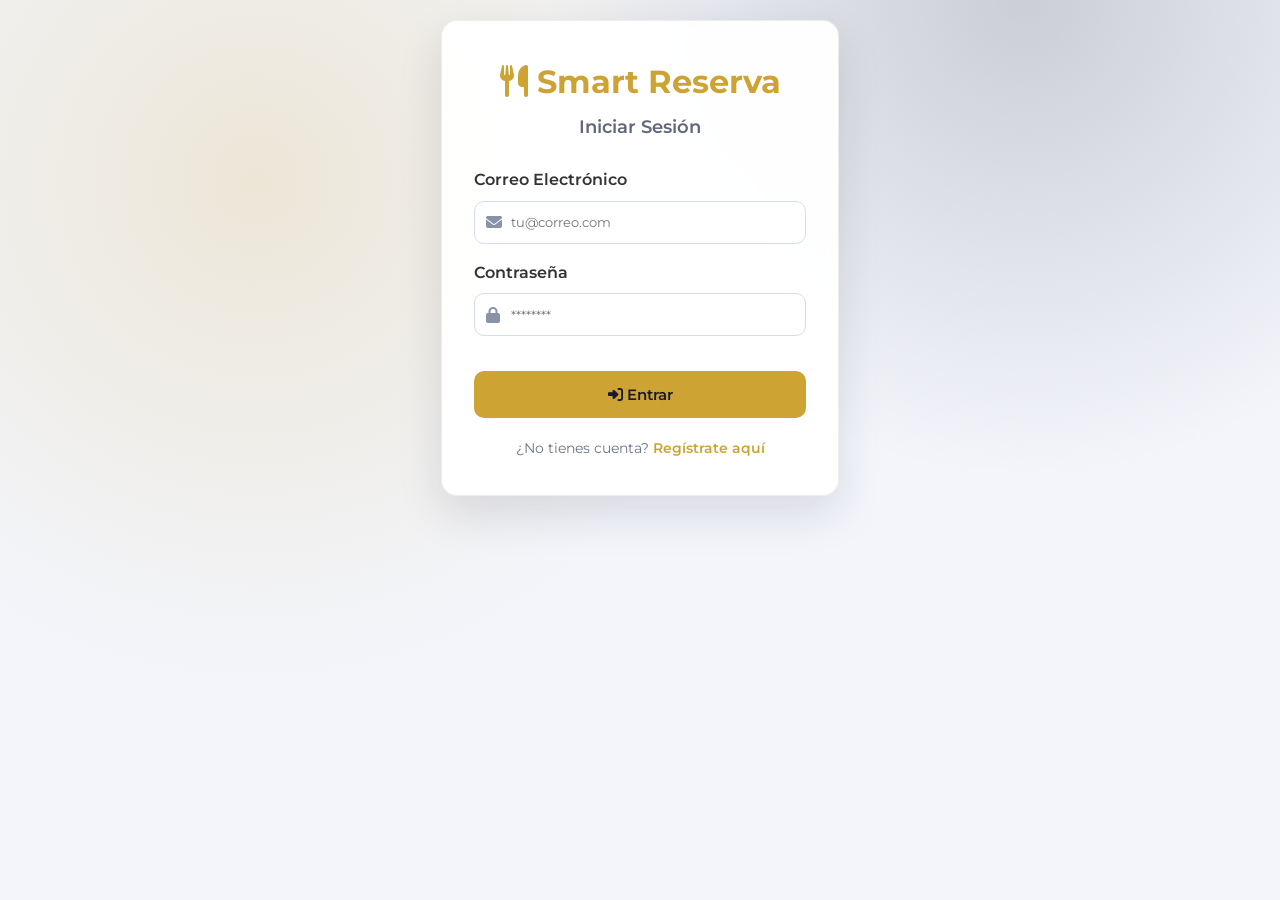
<file: index.html>
<!DOCTYPE html>
<html lang="es">

<head>
    <!-- SEGURIDAD: Comprobamos sesión antes de pintar la página -->
    <script src="auth_guard.js"></script>

    <!-- Metadatos básicos para configuración de idioma y caracteres -->
    <meta charset="UTF-8">
    <!-- Viewport para asegurar que el diseño sea responsive en celulares -->
    <meta name="viewport" content="width=device-width, initial-scale=1.0">
    <title>Smart Reserva - Restaurante Elegance</title>

    <!-- Vinculamos nuestra hoja de estilos externa -->
    <link rel="stylesheet" href="styles.css">

    <!-- Importamos una fuente elegante desde Google Fonts -->
    <link href="https://fonts.googleapis.com/css2?family=Montserrat:wght@300;400;600&display=swap" rel="stylesheet">
    <!-- Iconos de FontAwesome para dar un toque moderno -->
    <link rel="stylesheet" href="https://cdnjs.cloudflare.com/ajax/libs/font-awesome/6.4.0/css/all.min.css">
</head>

<body>

    <header class="header">
        <div class="contenedor header-content">
            <div class="logo-container">
                <h1 class="logo"><i class="fa-solid fa-utensils"></i> Smart Reserva</h1>
                <p>La mejor experiencia gastronómica, a un clic de distancia.</p>
            </div>
            <div class="usuario-perfil">
                <span id="nombreUsuarioDisplay"><i class="fa-solid fa-user-circle"></i> Cargando...</span>
                <a id="btnPanelAdmin" href="admin.html" class="btn-panel-admin oculto">
                    <i class="fa-solid fa-user-shield"></i> Panel Admin
                </a>
                <button onclick="cerrarSesion()" class="btn-cerrar-sesion">
                    <i class="fa-solid fa-right-from-bracket"></i> Salir
                </button>
            </div>
        </div>
    </header>

    <main class="contenedor app-main">
        <section id="decisionScreen" class="pantalla">
            <h2><i class="fa-solid fa-compass"></i> ¿Qué deseas hacer hoy?</h2>
            <p class="subtitulo">Elige una opción para continuar.</p>
            <div class="opciones-grid">
                <article class="opcion-card" id="btnGoMenu" role="button" tabindex="0">
                    <i class="fa-solid fa-book-open opcion-icono"></i>
                    <h3>Ver Menú</h3>
                    <p>Explora nuestra carta con platos destacados y precios.</p>
                </article>
                <article class="opcion-card" id="btnGoReserva" role="button" tabindex="0">
                    <i class="fa-regular fa-calendar-check opcion-icono"></i>
                    <h3>Hacer Reserva</h3>
                    <p>Completa un flujo guiado y reserva en pocos pasos.</p>
                </article>
            </div>
        </section>

        <section id="menuScreen" class="pantalla oculto">
            <div class="pantalla-header">
                <h2><i class="fa-solid fa-utensils"></i> Carta del Restaurante</h2>
                <button type="button" class="btn btn-secundario btn-inline" id="btnMenuBack">
                    <i class="fa-solid fa-arrow-left"></i> Volver
                </button>
            </div>
            <div class="menu-grid" id="menuGrid"></div>
            <div class="acciones-finales">
                <button type="button" class="btn btn-primario" id="btnMenuToReserva">
                    <i class="fa-regular fa-calendar-check"></i> Continuar a Hacer Reserva
                </button>
            </div>
        </section>

        <section id="reservaScreen" class="pantalla oculto">
            <div class="pantalla-header">
                <h2><i class="fa-regular fa-calendar-plus"></i> Reserva Paso a Paso</h2>
                <button type="button" class="btn btn-secundario btn-inline" id="btnReservaBackToDecision">
                    <i class="fa-solid fa-house"></i> Inicio
                </button>
            </div>

            <div class="pasos-indicador">
                <span class="paso-chip activo" data-step-chip="1">1. Personas</span>
                <span class="paso-chip" data-step-chip="2">2. Fecha</span>
                <span class="paso-chip" data-step-chip="3">3. Hora y ocasión</span>
            </div>

            <form id="wizardReserva" class="seccion-formulario">
                <div class="paso-contenido" data-step="1">
                    <h3>Número de personas</h3>
                    <p>Selecciona cuántas personas asistirán.</p>
                    <div id="personasOpciones" class="selector-grid">
                        <button type="button" class="selector-btn" data-personas="1">1</button>
                        <button type="button" class="selector-btn" data-personas="2">2</button>
                        <button type="button" class="selector-btn" data-personas="3">3</button>
                        <button type="button" class="selector-btn" data-personas="4">4</button>
                        <button type="button" class="selector-btn" data-personas="5+">5+</button>
                    </div>
                    <div id="personasCustomContainer" class="grupo-form espacio-superior oculto">
                        <label for="personasCustomInput">Ingresa el número exacto (mayor a 5)</label>
                        <input type="number" id="personasCustomInput" min="6" placeholder="Ej: 8">
                    </div>
                </div>

                <div class="paso-contenido oculto" data-step="2">
                    <h3>Fecha de la reserva</h3>
                    <p>Elige un día disponible.</p>
                    <div class="grupo-form">
                        <label for="fechaReserva">Selecciona una fecha</label>
                        <input type="date" id="fechaReserva" required>
                    </div>
                </div>

                <div class="paso-contenido oculto" data-step="3">
                    <h3>Hora disponible</h3>
                    <p>Selecciona un horario para tu mesa.</p>
                    <div id="horasOpciones" class="selector-grid"></div>
                    <div class="grupo-form espacio-superior">
                        <label for="ocasionEspecial">Ocasión especial</label>
                        <select id="ocasionEspecial">
                            <option value="">Selecciona una ocasión</option>
                            <option value="Cumpleaños">🎂 Cumpleaños</option>
                            <option value="Aniversario">💍 Aniversario</option>
                            <option value="Cena de negocios">💼 Cena de negocios</option>
                            <option value="Cena romántica">❤️ Cena romántica</option>
                            <option value="Celebración">🎉 Celebración</option>
                            <option value="Otra ocasión">✨ Otra ocasión</option>
                            <option value="Ninguna ocasión especial">🙂 Ninguna ocasión especial</option>
                        </select>
                    </div>
                </div>

                <div class="wizard-acciones">
                    <button type="button" class="btn btn-secundario" id="btnWizardPrev">Anterior</button>
                    <button type="button" class="btn btn-primario" id="btnWizardNext">Siguiente</button>
                </div>
            </form>
        </section>

        <section class="seccion-lista">
            <h2><i class="fa-solid fa-list-ul"></i> Mis Próximas Reservas</h2>
            <div id="contenedorReservas" class="contenedor-reservas"></div>
        </section>
    </main>

    <section id="editarReservaModal" class="modal-overlay oculto" aria-hidden="true">
        <div class="modal-panel">
            <div class="pantalla-header">
                <h2><i class="fa-solid fa-pen"></i> Editar reserva</h2>
                <button type="button" class="btn btn-secundario btn-inline" id="btnCerrarModalEditar">Cerrar</button>
            </div>
            <form id="formEditarReserva">
                <input type="hidden" id="editarReservaId">
                <div class="grupo-form">
                    <label for="editarPersonas">Número de personas</label>
                    <input type="number" id="editarPersonas" min="1" required>
                </div>
                <div class="grupo-form">
                    <label for="editarFecha">Fecha</label>
                    <input type="date" id="editarFecha" disabled>
                </div>
                <div class="grupo-form">
                    <label for="editarHora">Hora</label>
                    <select id="editarHora" required></select>
                </div>
                <div class="grupo-form">
                    <label for="editarOcasion">Ocasión especial</label>
                    <select id="editarOcasion" required>
                        <option value="Cumpleaños">🎂 Cumpleaños</option>
                        <option value="Aniversario">💍 Aniversario</option>
                        <option value="Cena de negocios">💼 Cena de negocios</option>
                        <option value="Cena romántica">❤️ Cena romántica</option>
                        <option value="Celebración">🎉 Celebración</option>
                        <option value="Otra ocasión">✨ Otra ocasión</option>
                        <option value="Ninguna ocasión especial">🙂 Ninguna ocasión especial</option>
                    </select>
                </div>
                <button type="submit" class="btn btn-primario">
                    <i class="fa-solid fa-check"></i> Guardar cambios
                </button>
            </form>
        </div>
    </section>

    <div id="toastMensaje" class="toast oculto" role="status" aria-live="polite"></div>

    <footer class="footer">
        <div class="contenedor footer-grid">
            <div class="footer-marca">
                <p class="footer-logo"><i class="fa-solid fa-utensils"></i> Smart Reserva</p>
                <p class="footer-desc">La mejor experiencia gastronómica, a un clic de distancia. Reserva tu mesa en minutos.</p>
            </div>
            <div>
                <h4 class="footer-col-titulo">Horarios y ubicación</h4>
                <p class="footer-item"><i class="fa-solid fa-location-dot"></i> Calle 1 #1-11</p>
                <p class="footer-item"><i class="fa-regular fa-clock"></i> Todos los días<br>11:00 am — 8:00 pm</p>
            </div>
            <div>
                <h4 class="footer-col-titulo">Contacto</h4>
                <p class="footer-item"><i class="fa-solid fa-phone"></i> <a href="tel:311234567">311 234 567</a></p>
                <p class="footer-item"><i class="fa-solid fa-envelope"></i> <a href="mailto:smart@reserva.com">smart@reserva.com</a></p>
            </div>
        </div>
        <div class="footer-copy">
            <p>&copy; 2026 Smart Reserva &mdash; Todos los derechos reservados.</p>
        </div>
    </footer>

    <script src="alertas.js"></script>
    <script src="auth.js"></script>
    <script src="script.js"></script>
</body>

</html>
</file>
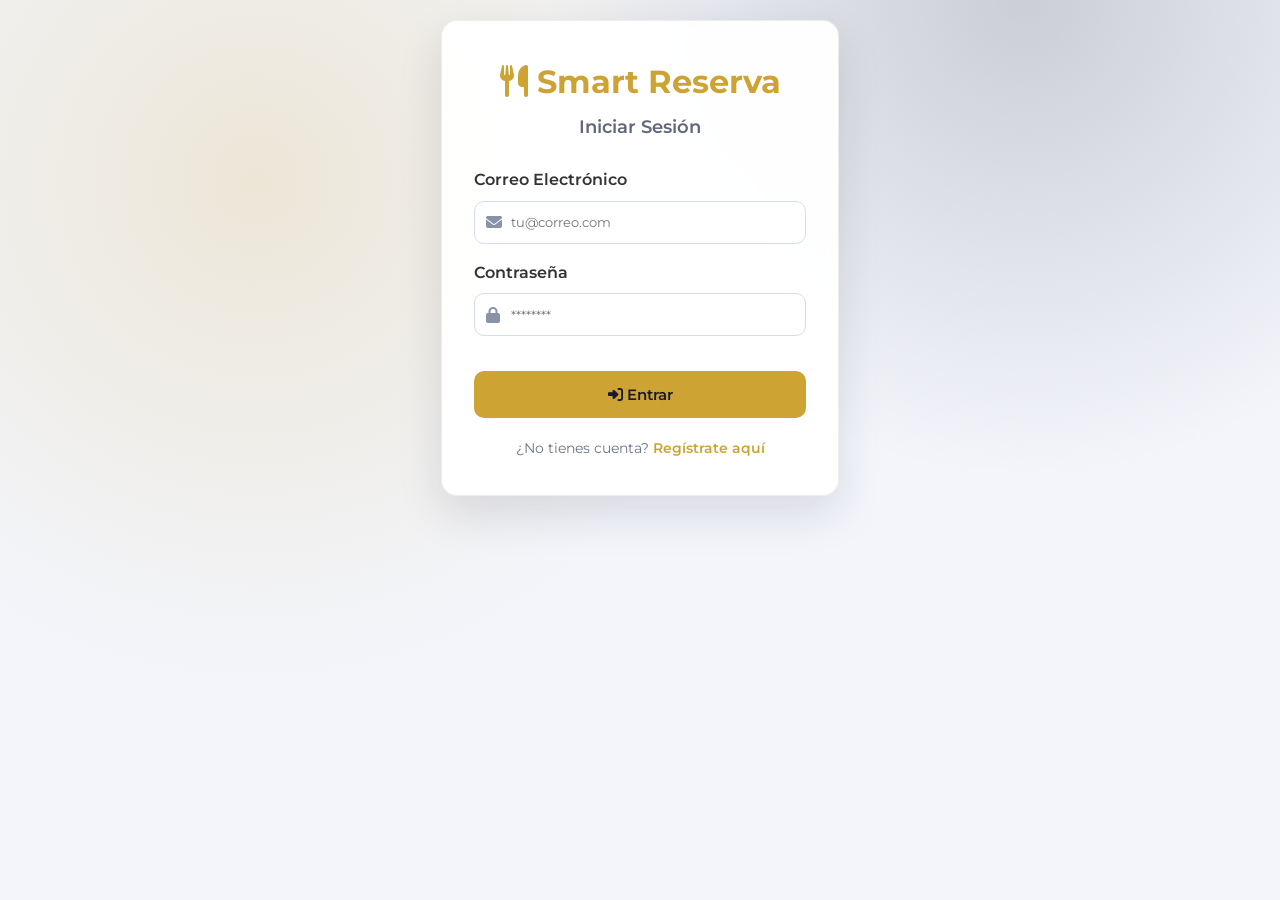
<file: admin.html>
<!DOCTYPE html>
<html lang="es">

<head>
    <script src="admin_guard.js"></script>
    <meta charset="UTF-8">
    <meta name="viewport" content="width=device-width, initial-scale=1.0">
    <title>Panel de Administración - Smart Reserva</title>
    <link rel="stylesheet" href="styles.css">
    <link href="https://fonts.googleapis.com/css2?family=Montserrat:wght@300;400;600&display=swap" rel="stylesheet">
    <link rel="stylesheet" href="https://cdnjs.cloudflare.com/ajax/libs/font-awesome/6.4.0/css/all.min.css">
</head>

<body class="admin-body">
    <header class="header">
        <div class="contenedor header-content">
            <div class="logo-container">
                <h1 class="logo"><i class="fa-solid fa-shield-halved"></i> Panel de Administración</h1>
                <p>Gestión completa de reservas</p>
            </div>
            <div class="usuario-perfil">
                <span id="adminNombreDisplay"><i class="fa-solid fa-user-shield"></i> Admin</span>
                <button onclick="cerrarSesion()" class="btn-cerrar-sesion">
                    <i class="fa-solid fa-right-from-bracket"></i> Salir
                </button>
            </div>
        </div>
    </header>

    <main class="contenedor app-main">
        <section class="pantalla">
            <h2>Resumen rápido</h2>
            <div class="admin-kpi-grid">
                <article class="admin-kpi-card">
                    <p>Total de reservas</p>
                    <h3 id="kpiTotal">0</h3>
                </article>
                <article class="admin-kpi-card">
                    <p>Reservas del día</p>
                    <h3 id="kpiHoy">0</h3>
                </article>
                <article class="admin-kpi-card">
                    <p>Confirmadas</p>
                    <h3 id="kpiConfirmadas">0</h3>
                </article>
                <article class="admin-kpi-card">
                    <p>Editadas</p>
                    <h3 id="kpiEditadas">0</h3>
                </article>
                <article class="admin-kpi-card">
                    <p>Canceladas</p>
                    <h3 id="kpiCanceladas">0</h3>
                </article>
            </div>
        </section>

        <section class="pantalla">
            <div class="pantalla-header">
                <h2>Gestión de Reservas</h2>
            </div>

            <div class="admin-filtros-grid">
                <div class="grupo-form">
                    <label for="adminBuscar">Buscar por nombre o correo</label>
                    <input type="text" id="adminBuscar" placeholder="Ej: juan o correo@dominio.com">
                </div>
                <div class="grupo-form">
                    <label for="adminFechaFiltro">Filtrar por fecha</label>
                    <input type="date" id="adminFechaFiltro">
                </div>
                <div class="grupo-form">
                    <label for="adminEstadoFiltro">Filtrar por estado</label>
                    <select id="adminEstadoFiltro">
                        <option value="">Todos</option>
                        <option value="Confirmada">Confirmadas</option>
                        <option value="Editada">Editadas</option>
                        <option value="Cancelada">Canceladas</option>
                    </select>
                </div>
            </div>

            <div class="admin-table-wrapper">
                <table class="admin-tabla">
                    <thead>
                        <tr>
                            <th>Cliente</th>
                            <th>Correo</th>
                            <th>Personas</th>
                            <th>Fecha</th>
                            <th>Hora</th>
                            <th>Ocasión</th>
                            <th>Estado</th>
                            <th>Acciones</th>
                        </tr>
                    </thead>
                    <tbody id="adminTablaBody"></tbody>
                </table>
            </div>
        </section>
    </main>

    <section id="adminDetalleModal" class="modal-overlay oculto" aria-hidden="true">
        <div class="modal-panel">
            <div class="pantalla-header">
                <h2><i class="fa-solid fa-circle-info"></i> Detalle de reserva</h2>
                <button type="button" class="btn btn-secundario btn-inline" id="btnCerrarDetalle">Cerrar</button>
            </div>
            <div id="adminDetalleContenido"></div>
        </div>
    </section>

    <section id="adminEditarModal" class="modal-overlay oculto" aria-hidden="true">
        <div class="modal-panel">
            <div class="pantalla-header">
                <h2><i class="fa-solid fa-pen"></i> Editar reserva</h2>
                <button type="button" class="btn btn-secundario btn-inline" id="btnCerrarEditarAdmin">Cerrar</button>
            </div>
            <form id="adminEditarForm">
                <input type="hidden" id="adminEditarId">
                <div class="grupo-form">
                    <label for="adminEditarPersonas">Número de personas</label>
                    <input type="number" id="adminEditarPersonas" min="1" required>
                </div>
                <div class="grupo-form">
                    <label for="adminEditarFecha">Fecha</label>
                    <input type="date" id="adminEditarFecha" required>
                </div>
                <div class="grupo-form">
                    <label for="adminEditarHora">Hora</label>
                    <select id="adminEditarHora" required></select>
                </div>
                <div class="grupo-form">
                    <label for="adminEditarOcasion">Ocasión especial</label>
                    <select id="adminEditarOcasion" required>
                        <option value="Cumpleaños">🎂 Cumpleaños</option>
                        <option value="Aniversario">💍 Aniversario</option>
                        <option value="Cena de negocios">💼 Cena de negocios</option>
                        <option value="Cena romántica">❤️ Cena romántica</option>
                        <option value="Celebración">🎉 Celebración</option>
                        <option value="Otra ocasión">✨ Otra ocasión</option>
                        <option value="Ninguna ocasión especial">🙂 Ninguna ocasión especial</option>
                    </select>
                </div>
                <button type="submit" class="btn btn-primario">Guardar cambios</button>
            </form>
        </div>
    </section>

    <div id="adminToast" class="toast oculto" role="status" aria-live="polite"></div>

    <footer class="footer">
        <div class="contenedor footer-grid">
            <div class="footer-marca">
                <p class="footer-logo"><i class="fa-solid fa-utensils"></i> Smart Reserva</p>
                <p class="footer-desc">La mejor experiencia gastronómica, a un clic de distancia. Reserva tu mesa en minutos.</p>
            </div>
            <div>
                <h4 class="footer-col-titulo">Horarios y ubicación</h4>
                <p class="footer-item"><i class="fa-solid fa-location-dot"></i> Calle 1 #1-11</p>
                <p class="footer-item"><i class="fa-regular fa-clock"></i> Todos los días<br>11:00 am — 8:00 pm</p>
            </div>
            <div>
                <h4 class="footer-col-titulo">Contacto</h4>
                <p class="footer-item"><i class="fa-solid fa-phone"></i> <a href="tel:311234567">311 234 567</a></p>
                <p class="footer-item"><i class="fa-solid fa-envelope"></i> <a href="mailto:smart@reserva.com">smart@reserva.com</a></p>
            </div>
        </div>
        <div class="footer-copy">
            <p>&copy; 2026 Smart Reserva &mdash; Todos los derechos reservados.</p>
        </div>
    </footer>

    <script src="auth.js"></script>
    <script src="admin.js"></script>
</body>

</html>
</file>
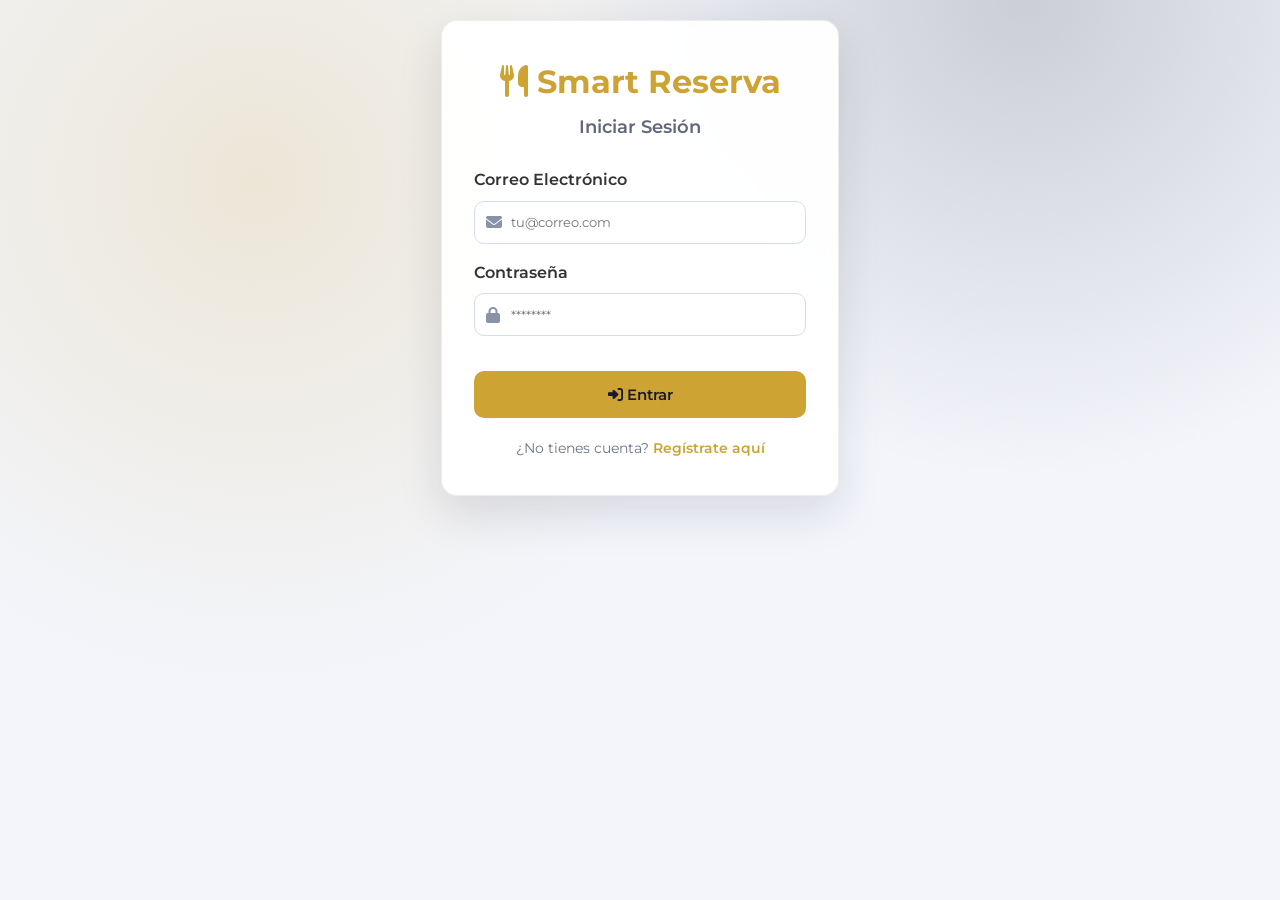
<file: home.html>
<!DOCTYPE html>
<html lang="es">
<head>
    <meta charset="UTF-8">
    <meta name="viewport" content="width=device-width, initial-scale=1.0">
    <title>Home - Smart Reserva</title>
    <script>
        window.location.replace('index.html');
    </script>
</head>
<body></body>
</html>
</file>
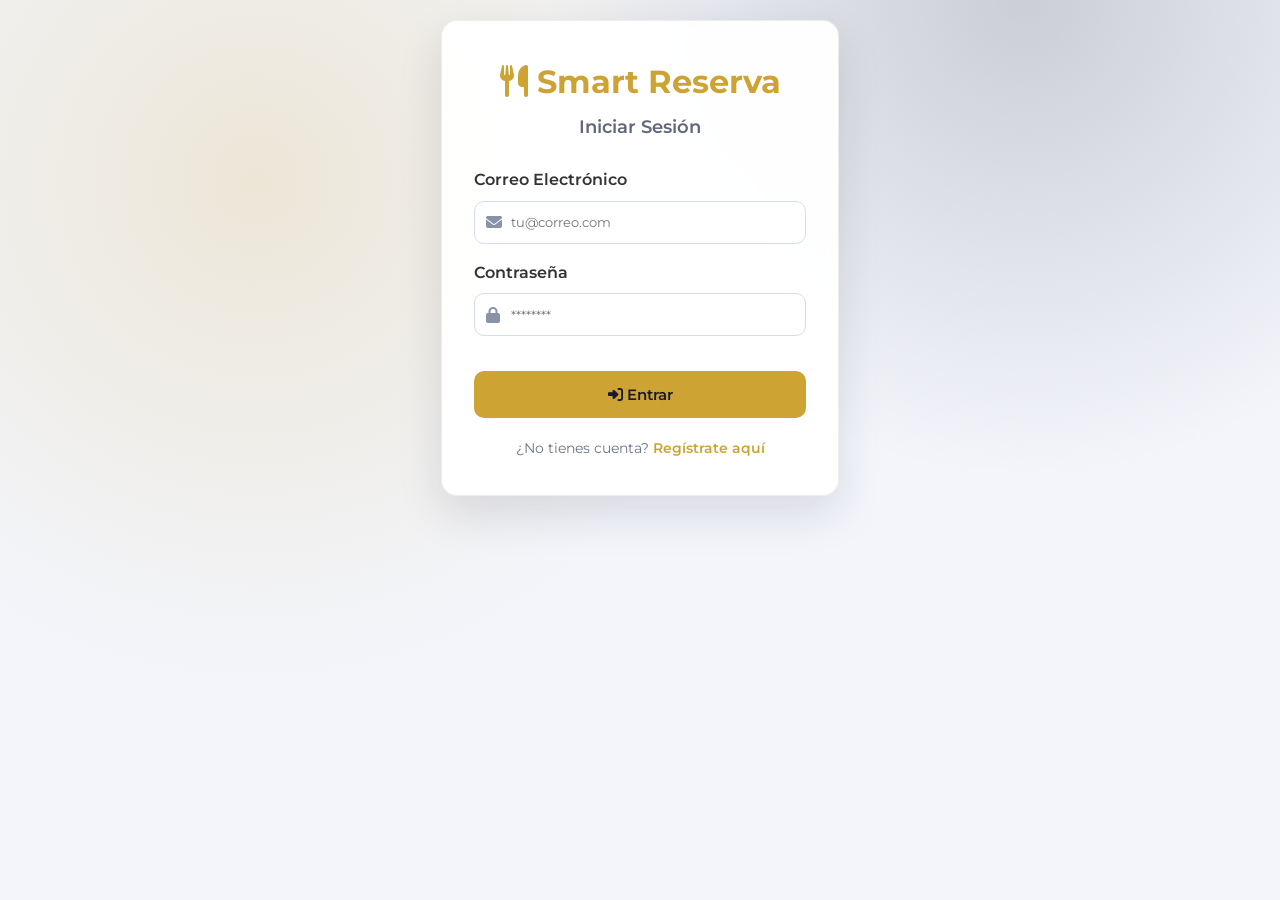
<file: login.html>
<!DOCTYPE html>
<html lang="es">
<head>
    <meta charset="UTF-8">
    <meta name="viewport" content="width=device-width, initial-scale=1.0">
    <title>Iniciar Sesión - Smart Reserva</title>
    <!-- Mismos estilos base -->
    <link rel="stylesheet" href="styles.css">
    <link href="https://fonts.googleapis.com/css2?family=Montserrat:wght@300;400;600&display=swap" rel="stylesheet">
    <link rel="stylesheet" href="https://cdnjs.cloudflare.com/ajax/libs/font-awesome/6.4.0/css/all.min.css">
</head>
<body class="bg-login">

    <div class="contenedor-auth">
        <div class="auth-caja seccion-formulario">
            <div class="auth-header">
                <h1 class="logo auth-logo"><i class="fa-solid fa-utensils"></i> Smart Reserva</h1>
                <h2>Iniciar Sesión</h2>
            </div>
            
            <form id="formLogin" class="formulario">
                <div class="grupo-form">
                    <label for="emailLogin">Correo Electrónico</label>
                    <div class="input-con-icono">
                        <i class="fa-solid fa-envelope"></i>
                        <input type="email" id="emailLogin" placeholder="tu@correo.com" required>
                    </div>
                </div>

                <div class="grupo-form">
                    <label for="passwordLogin">Contraseña</label>
                    <div class="input-con-icono">
                        <i class="fa-solid fa-lock"></i>
                        <input type="password" id="passwordLogin" placeholder="********" required>
                    </div>
                </div>

                <button type="submit" class="btn btn-primario auth-btn">
                    <i class="fa-solid fa-right-to-bracket"></i> Entrar
                </button>
                
                <p class="auth-enlace">
                    ¿No tienes cuenta? <a href="registro.html">Regístrate aquí</a>
                </p>
            </form>
        </div>
    </div>

    <script src="alertas.js"></script>
    <script src="auth.js"></script>
</body>
</html>
</file>
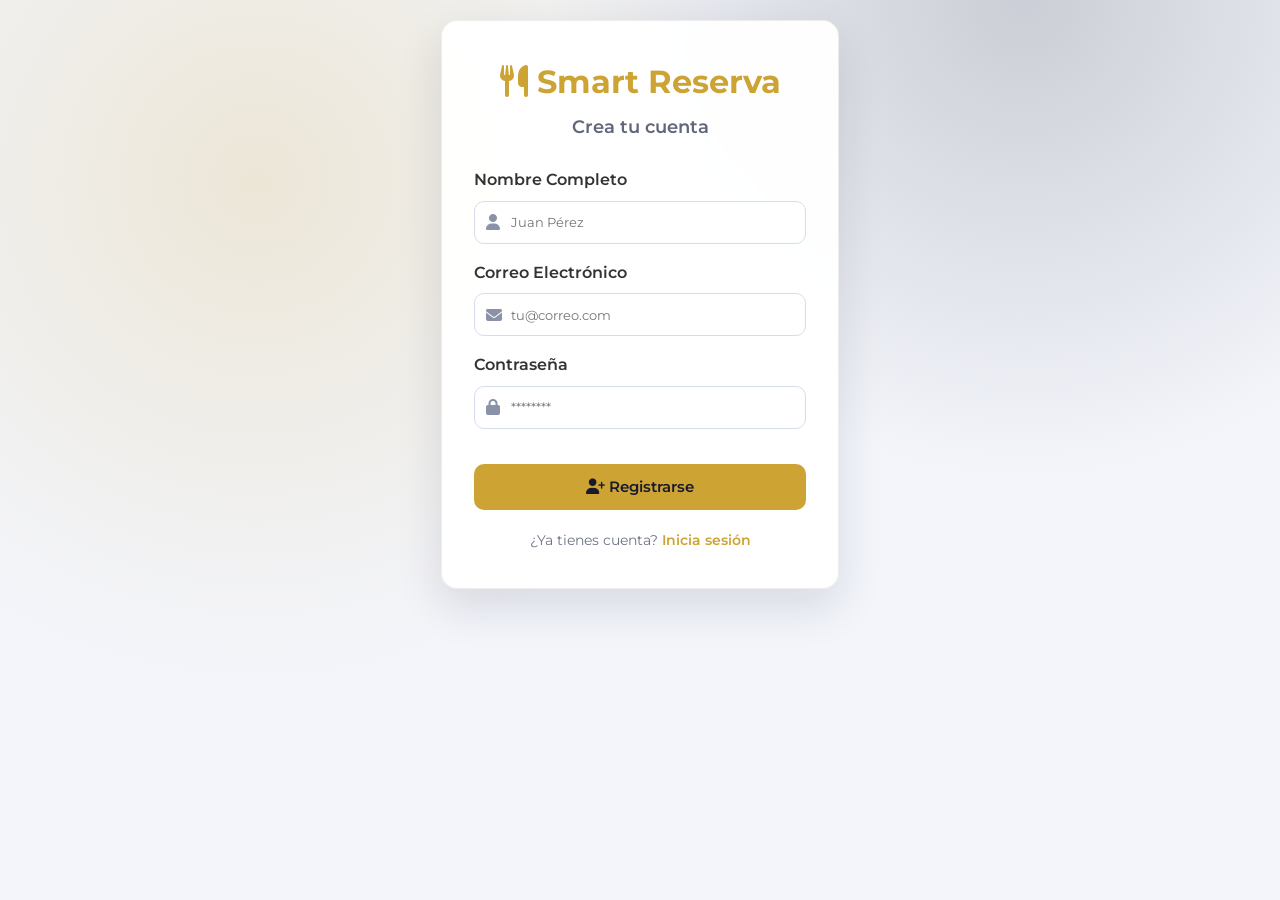
<file: registro.html>
<!DOCTYPE html>
<html lang="es">
<head>
    <meta charset="UTF-8">
    <meta name="viewport" content="width=device-width, initial-scale=1.0">
    <title>Registro - Smart Reserva</title>
    <link rel="stylesheet" href="styles.css">
    <link href="https://fonts.googleapis.com/css2?family=Montserrat:wght@300;400;600&display=swap" rel="stylesheet">
    <link rel="stylesheet" href="https://cdnjs.cloudflare.com/ajax/libs/font-awesome/6.4.0/css/all.min.css">
</head>
<body class="bg-login">

    <div class="contenedor-auth">
        <div class="auth-caja seccion-formulario">
            <div class="auth-header">
                <h1 class="logo auth-logo"><i class="fa-solid fa-utensils"></i> Smart Reserva</h1>
                <h2>Crea tu cuenta</h2>
            </div>
            
            <form id="formRegistro" class="formulario">
                
                <div class="grupo-form">
                    <label for="nombreRegistro">Nombre Completo</label>
                    <div class="input-con-icono">
                        <i class="fa-solid fa-user"></i>
                        <input type="text" id="nombreRegistro" placeholder="Juan Pérez" required>
                    </div>
                </div>

                <div class="grupo-form">
                    <label for="emailRegistro">Correo Electrónico</label>
                    <div class="input-con-icono">
                        <i class="fa-solid fa-envelope"></i>
                        <input type="email" id="emailRegistro" placeholder="tu@correo.com" required>
                    </div>
                </div>

                <div class="grupo-form">
                    <label for="passwordRegistro">Contraseña</label>
                    <div class="input-con-icono">
                        <i class="fa-solid fa-lock"></i>
                        <input type="password" id="passwordRegistro" placeholder="********" required>
                    </div>
                </div>

                <button type="submit" class="btn btn-primario auth-btn">
                    <i class="fa-solid fa-user-plus"></i> Registrarse
                </button>
                
                <p class="auth-enlace">
                    ¿Ya tienes cuenta? <a href="login.html">Inicia sesión</a>
                </p>
            </form>
        </div>
    </div>



    <script src="alertas.js"></script>
    <script src="auth.js"></script>
</body>
</html>
</file>
<file: styles.css>
/* Hoja de estilos principal - Smart Reserva */

:root {
    --color-primario: #1a1a2e;
    --color-secundario: #cda434;
    --color-fondo: #f4f4f9;
    --color-texto: #333333;
    --color-blanco: #ffffff;
    --color-peligro: #e74c3c;
    --color-suave: #eef0f8;
    --fuente-principal: 'Montserrat', sans-serif;
    --sombra-suave: 0 4px 15px rgba(0, 0, 0, 0.05);
    --sombra-fuerte: 0 10px 30px rgba(0, 0, 0, 0.12);
    --radio-borde: 10px;
    --transicion: all 0.25s ease;
}

* {
    margin: 0;
    padding: 0;
    box-sizing: border-box;
}

body {
    font-family: var(--fuente-principal);
    background-color: var(--color-fondo);
    color: var(--color-texto);
    line-height: 1.6;
    min-height: 100vh;
    display: flex;
    flex-direction: column;
}

.app-main,
.contenedor-auth {
    flex: 1;
}

.contenedor {
    width: min(92%, 1100px);
    margin: 0 auto;
}

.oculto {
    display: none !important;
}

.header {
    background-color: var(--color-primario);
    color: var(--color-blanco);
    padding: 2rem 0;
    border-bottom: 4px solid var(--color-secundario);
}

.header .header-content {
    display: flex;
    justify-content: space-between;
    align-items: center;
    gap: 1rem;
}

.logo {
    color: var(--color-secundario);
    font-size: 2.2rem;
    margin-bottom: 0.35rem;
}

.usuario-perfil {
    display: flex;
    align-items: center;
    gap: 12px;
    font-size: 0.95rem;
}

.btn-cerrar-sesion {
    background: transparent;
    color: var(--color-blanco);
    border: 1px solid var(--color-blanco);
    padding: 6px 12px;
    border-radius: 6px;
    cursor: pointer;
    transition: var(--transicion);
}

.btn-cerrar-sesion:hover {
    background: var(--color-peligro);
    border-color: var(--color-peligro);
}

.btn-panel-admin {
    background: var(--color-secundario);
    color: var(--color-primario);
    border: none;
    padding: 6px 12px;
    border-radius: 6px;
    font-family: var(--fuente-principal);
    font-size: 0.82rem;
    font-weight: 600;
    cursor: pointer;
    text-decoration: none;
    display: inline-flex;
    align-items: center;
    gap: 5px;
    transition: var(--transicion);
}

.btn-panel-admin:hover {
    filter: brightness(1.12);
    transform: translateY(-1px);
}

.app-main {
    display: grid;
    gap: 1.5rem;
    margin: 2rem auto;
}

.pantalla,
.seccion-formulario,
.seccion-lista {
    background: var(--color-blanco);
    border-radius: var(--radio-borde);
    padding: 1.5rem;
    box-shadow: var(--sombra-suave);
}

h2 {
    color: var(--color-primario);
    margin-bottom: 0.5rem;
}

.subtitulo {
    color: #6a6a7d;
    margin-bottom: 1.4rem;
}

.pantalla-header {
    display: flex;
    justify-content: space-between;
    align-items: center;
    gap: 1rem;
    margin-bottom: 1rem;
}

.opciones-grid {
    display: grid;
    grid-template-columns: repeat(2, minmax(0, 1fr));
    gap: 1rem;
}

.opcion-card {
    border: 1px solid #e3e5ef;
    border-radius: var(--radio-borde);
    padding: 1.4rem;
    background: linear-gradient(180deg, #ffffff, #f9faff);
    cursor: pointer;
    transition: var(--transicion);
}

.opcion-card:hover,
.opcion-card:focus-visible {
    transform: translateY(-3px);
    box-shadow: var(--sombra-fuerte);
    border-color: var(--color-secundario);
    outline: none;
}

.opcion-icono {
    font-size: 1.4rem;
    color: var(--color-secundario);
    margin-bottom: 0.8rem;
}

.opcion-card h3 {
    color: var(--color-primario);
    margin-bottom: 0.5rem;
}

.menu-grid {
    display: grid;
    grid-template-columns: repeat(3, 1fr);
    gap: 1.5rem;
    margin-bottom: 1rem;
}

.menu-card {
    border-radius: 12px;
    overflow: hidden;
    background: #fff;
    box-shadow: var(--sombra-suave);
    transition: transform 0.25s ease, box-shadow 0.25s ease;
    display: flex;
    flex-direction: column;
}

.menu-card:hover {
    transform: translateY(-5px);
    box-shadow: var(--sombra-fuerte);
}

.menu-card-img {
    width: 100%;
    height: 190px;
    object-fit: cover;
    display: block;
    background-color: #e8e8f0;
}

.menu-card-body {
    padding: 1rem 1.1rem 1.2rem;
    display: flex;
    flex-direction: column;
    flex: 1;
}

.menu-card-body h3 {
    color: var(--color-primario);
    font-size: 1rem;
    margin-bottom: 0.35rem;
}

.menu-card-body p {
    font-size: 0.85rem;
    color: #666;
    line-height: 1.55;
    flex: 1;
    margin-bottom: 0.85rem;
}

.menu-card-precio {
    display: inline-block;
    align-self: flex-start;
    background: var(--color-primario);
    color: var(--color-secundario);
    font-weight: 700;
    font-size: 0.9rem;
    padding: 4px 14px;
    border-radius: 20px;
    letter-spacing: 0.02em;
}

.acciones-finales {
    display: flex;
    justify-content: flex-end;
}

.pasos-indicador {
    display: flex;
    flex-wrap: wrap;
    gap: 0.6rem;
    margin-bottom: 1rem;
}

.paso-chip {
    background: var(--color-suave);
    color: #54607a;
    padding: 0.4rem 0.8rem;
    border-radius: 999px;
    font-size: 0.85rem;
    font-weight: 600;
}

.paso-chip.activo {
    background: rgba(205, 164, 52, 0.16);
    color: #7c6110;
}

.paso-contenido h3 {
    margin-bottom: 0.35rem;
    color: var(--color-primario);
}

.paso-contenido p {
    color: #666;
    margin-bottom: 1rem;
}

.selector-grid {
    display: grid;
    grid-template-columns: repeat(5, minmax(0, 1fr));
    gap: 0.75rem;
}

.selector-btn {
    border: 1px solid #d8ddeb;
    background: #fff;
    border-radius: 8px;
    padding: 0.75rem;
    font-weight: 600;
    cursor: pointer;
    transition: var(--transicion);
}

.selector-btn:hover {
    border-color: var(--color-secundario);
}

.selector-btn.activo {
    background: rgba(205, 164, 52, 0.16);
    border-color: var(--color-secundario);
    color: #7c6110;
}

.selector-btn-inactivo,
.selector-btn:disabled {
    opacity: 0.45;
    cursor: not-allowed;
}

.grupo-form {
    margin-bottom: 1rem;
}

label {
    display: block;
    font-weight: 600;
    margin-bottom: 0.5rem;
}

input[type="date"] {
    width: 100%;
    border: 1px solid #d8ddeb;
    border-radius: 8px;
    padding: 0.75rem;
    font-family: var(--fuente-principal);
}

input[type="number"],
select {
    width: 100%;
    border: 1px solid #d8ddeb;
    border-radius: 8px;
    padding: 0.75rem;
    font-family: var(--fuente-principal);
    background-color: #fff;
}

.espacio-superior {
    margin-top: 1rem;
}

#personasCustomContainer {
    background: #f9faff;
    border: 1px dashed #d8ddeb;
    border-radius: 8px;
    padding: 0.8rem;
}

#ocasionEspecial,
#editarOcasion {
    border-left: 4px solid var(--color-secundario);
}

.wizard-acciones {
    margin-top: 1.2rem;
    display: grid;
    grid-template-columns: 1fr 1fr;
    gap: 0.75rem;
}

.btn {
    width: 100%;
    border: none;
    border-radius: 8px;
    padding: 0.75rem 1rem;
    font-size: 0.95rem;
    font-weight: 600;
    cursor: pointer;
    transition: var(--transicion);
    font-family: var(--fuente-principal);
}

.btn:disabled {
    opacity: 0.6;
    cursor: not-allowed;
}

.btn-primario {
    background-color: var(--color-secundario);
    color: var(--color-primario);
}

.btn-primario:hover:not(:disabled) {
    background-color: #b88e1f;
    transform: translateY(-1px);
}

.btn-secundario {
    background-color: #eef1fb;
    color: #435073;
}

.btn-secundario:hover:not(:disabled) {
    background-color: #dde3f5;
}

.btn-inline {
    width: auto;
}

.contenedor-reservas {
    display: grid;
    gap: 0.8rem;
}

.reserva-card {
    border-left: 4px solid var(--color-secundario);
    background: #fff;
    border-radius: 8px;
    padding: 1rem;
    box-shadow: var(--sombra-suave);
    display: flex;
    justify-content: space-between;
    align-items: center;
    gap: 1rem;
}

.reserva-info h3 {
    color: var(--color-primario);
    margin-bottom: 0.3rem;
}

.reserva-info p {
    color: #666;
    font-size: 0.92rem;
}

.reserva-acciones {
    display: flex;
    gap: 0.5rem;
    flex-wrap: wrap;
    justify-content: flex-end;
}

.badge-estado {
    display: inline-block;
    background: rgba(205, 164, 52, 0.15);
    color: #7c6110;
    border: 1px solid rgba(205, 164, 52, 0.4);
    border-radius: 999px;
    padding: 0.2rem 0.65rem;
    font-size: 0.78rem;
    font-weight: 700;
}

.btn-peligro {
    width: auto;
    background-color: var(--color-peligro);
    color: #fff;
}

.btn-peligro:hover {
    background-color: #cc3b2c;
}

.mensaje-vacio {
    text-align: center;
    color: #888;
    padding: 1.5rem;
    font-style: italic;
}

.modal-overlay {
    position: fixed;
    inset: 0;
    background: rgba(0, 0, 0, 0.45);
    display: flex;
    align-items: center;
    justify-content: center;
    z-index: 1000;
    padding: 1rem;
}

.modal-panel {
    width: min(100%, 520px);
    background: #fff;
    border-radius: 12px;
    padding: 1.25rem;
    box-shadow: var(--sombra-fuerte);
}

.logout-modal-overlay {
    animation: logoutFadeIn 0.18s ease-out;
}

.logout-modal-panel {
    width: min(100%, 420px);
    animation: logoutScaleIn 0.2s ease-out;
}

.logout-modal-title {
    color: var(--color-primario);
    margin-bottom: 0.45rem;
}

.logout-modal-texto {
    color: #58607a;
    margin-bottom: 1rem;
}

.logout-modal-acciones {
    display: grid;
    grid-template-columns: 1fr 1fr;
    gap: 0.65rem;
}

.logout-modal-cerrando {
    animation: logoutFadeOut 0.18s ease-in forwards;
}

.cancel-modal-overlay {
    animation: logoutFadeIn 0.18s ease-out;
}

.cancel-modal-panel {
    width: min(100%, 450px);
    animation: logoutScaleIn 0.2s ease-out;
}

.cancel-modal-title {
    color: #7d1f1f;
    margin-bottom: 0.45rem;
}

.cancel-modal-texto {
    color: #58607a;
    margin-bottom: 1rem;
}

.cancel-modal-acciones {
    display: grid;
    grid-template-columns: 1fr 1fr;
    gap: 0.65rem;
}

.cancel-modal-cerrando {
    animation: logoutFadeOut 0.18s ease-in forwards;
}

@keyframes logoutFadeIn {
    from { opacity: 0; }
    to { opacity: 1; }
}

@keyframes logoutFadeOut {
    from { opacity: 1; }
    to { opacity: 0; }
}

@keyframes logoutScaleIn {
    from { opacity: 0; transform: scale(0.94); }
    to { opacity: 1; transform: scale(1); }
}

.toast {
    position: fixed;
    right: 18px;
    bottom: 18px;
    background: #1f7a3f;
    color: #fff;
    padding: 0.8rem 1rem;
    border-radius: 8px;
    box-shadow: var(--sombra-fuerte);
    z-index: 1200;
    opacity: 0;
    transform: translateY(8px);
    transition: opacity 0.25s ease, transform 0.25s ease;
}

.toast-visible {
    opacity: 1;
    transform: translateY(0);
}

/* ── Alertas personalizadas Smart Reserva ───────────────── */
#sr-alerta-contenedor {
    position: fixed;
    top: 20px;
    right: 20px;
    z-index: 9999;
    display: flex;
    flex-direction: column;
    gap: 10px;
    width: min(380px, calc(100vw - 40px));
    pointer-events: none;
}

.sr-alerta {
    pointer-events: all;
    display: flex;
    align-items: center;
    gap: 12px;
    padding: 14px 16px;
    border-radius: var(--radio-borde);
    background: #1a1a2e;
    border-left: 4px solid transparent;
    box-shadow: 0 8px 32px rgba(0, 0, 0, 0.35);
    color: #e8e8f0;
    font-family: var(--fuente-principal);
    font-size: 0.88rem;
    line-height: 1.45;
    opacity: 0;
    transform: translateX(24px);
    transition: opacity 0.3s ease, transform 0.3s ease;
}

.sr-alerta-visible {
    opacity: 1;
    transform: translateX(0);
}

.sr-alerta-error       { border-left-color: #e74c3c; }
.sr-alerta-exito       { border-left-color: #2ecc71; }
.sr-alerta-advertencia { border-left-color: #cda434; }

.sr-alerta-icono {
    font-size: 1.2rem;
    flex-shrink: 0;
}

.sr-alerta-error       .sr-alerta-icono { color: #e74c3c; }
.sr-alerta-exito       .sr-alerta-icono { color: #2ecc71; }
.sr-alerta-advertencia .sr-alerta-icono { color: #cda434; }

.sr-alerta-texto {
    flex: 1;
}

.sr-alerta-cerrar {
    background: none;
    border: none;
    color: #666;
    cursor: pointer;
    padding: 2px 4px;
    font-size: 0.9rem;
    flex-shrink: 0;
    transition: color 0.2s;
    line-height: 1;
}

.sr-alerta-cerrar:hover {
    color: #e8e8f0;
}

@media (max-width: 480px) {
    #sr-alerta-contenedor {
        top: 12px;
        right: 12px;
        left: 12px;
        width: auto;
    }
}

/* ── Botón Eliminar (solo admin) ────────────────────────── */
.btn-eliminar-admin {
    background: linear-gradient(135deg, #6b1a1a, #a93226);
    color: #fff;
    border: none;
    font-family: var(--fuente-principal);
    font-size: 0.82rem;
    font-weight: 600;
    padding: 7px 13px;
    border-radius: var(--radio-borde);
    cursor: pointer;
    display: inline-flex;
    align-items: center;
    gap: 5px;
    transition: var(--transicion);
    letter-spacing: 0.01em;
}

.btn-eliminar-admin:hover {
    background: linear-gradient(135deg, #a93226, #6b1a1a);
    transform: translateY(-1px);
    box-shadow: 0 4px 14px rgba(169, 50, 38, 0.45);
}

.btn-eliminar-admin:active {
    transform: translateY(0);
}

/* Correo del cliente en vista admin */
.reserva-cliente-admin {
    font-size: 0.8rem;
    color: var(--color-secundario);
    margin-bottom: 2px;
}

/* Modal de confirmación de eliminación definitiva */
.eliminar-modal-title {
    color: #c0392b !important;
}

.btn-eliminar-confirm {
    background: linear-gradient(135deg, #6b1a1a, #a93226);
    color: #fff;
    border: none;
    padding: 0.6rem 1.5rem;
    border-radius: 8px;
    font-family: var(--fuente-principal);
    font-size: 0.9rem;
    font-weight: 600;
    cursor: pointer;
    transition: var(--transicion);
}

.btn-eliminar-confirm:hover {
    background: linear-gradient(135deg, #a93226, #6b1a1a);
    box-shadow: 0 4px 14px rgba(169, 50, 38, 0.45);
}

/* ── Footer profesional ─────────────────────────────────── */
.footer {
    background-color: #0f0f1a;
    color: #9499b0;
    padding: 3rem 0 0;
    margin-top: auto;
    font-size: 0.9rem;
}

.footer-grid {
    display: grid;
    grid-template-columns: 1.4fr 1fr 1fr;
    gap: 2.5rem;
    padding-bottom: 2.5rem;
    border-bottom: 1px solid rgba(205, 164, 52, 0.18);
}

.footer-marca .footer-logo {
    font-size: 1.3rem;
    font-weight: 700;
    color: var(--color-secundario);
    display: flex;
    align-items: center;
    gap: 8px;
    margin-bottom: 0.75rem;
}

.footer-marca .footer-desc {
    color: #7a7f96;
    line-height: 1.65;
    max-width: 260px;
}

.footer-col-titulo {
    font-size: 0.78rem;
    font-weight: 700;
    text-transform: uppercase;
    letter-spacing: 0.1em;
    color: var(--color-secundario);
    margin-bottom: 1.1rem;
}

.footer-item {
    display: flex;
    align-items: flex-start;
    gap: 9px;
    margin-bottom: 0.7rem;
    color: #9499b0;
    line-height: 1.5;
}

.footer-item i {
    color: var(--color-secundario);
    font-size: 0.85rem;
    margin-top: 3px;
    flex-shrink: 0;
}

.footer-item a {
    color: inherit;
    text-decoration: none;
    transition: color 0.2s;
}

.footer-item a:hover {
    color: var(--color-secundario);
}

.footer-copy {
    text-align: center;
    padding: 1.2rem 0;
    font-size: 0.8rem;
    color: #5a5f76;
}

@media (max-width: 700px) {
    .footer-grid {
        grid-template-columns: 1fr;
        gap: 2rem;
    }

    .footer-marca .footer-desc {
        max-width: 100%;
    }
}

/* Admin dashboard */
.admin-body {
    background: #f2f4fb;
}

.admin-kpi-grid {
    display: grid;
    grid-template-columns: repeat(5, minmax(0, 1fr));
    gap: 0.8rem;
}

.admin-kpi-card {
    background: #fff;
    border: 1px solid #e1e6f3;
    border-radius: 10px;
    padding: 1rem;
}

.admin-kpi-card p {
    color: #64708f;
    font-size: 0.88rem;
}

.admin-kpi-card h3 {
    color: var(--color-primario);
    font-size: 1.5rem;
}

.admin-filtros-grid {
    display: grid;
    grid-template-columns: 2fr 1fr 1fr;
    gap: 0.8rem;
    margin-bottom: 1rem;
}

.admin-table-wrapper {
    overflow-x: auto;
}

.admin-tabla {
    width: 100%;
    border-collapse: collapse;
    min-width: 980px;
}

.admin-tabla th,
.admin-tabla td {
    border-bottom: 1px solid #edf0f8;
    text-align: left;
    padding: 0.7rem 0.6rem;
    font-size: 0.88rem;
    vertical-align: top;
}

.admin-tabla th {
    color: #5c6787;
    font-weight: 700;
    background: #fafbff;
}

.admin-empty {
    text-align: center;
    color: #7b849e;
    padding: 1rem;
}

.admin-actions {
    display: flex;
    gap: 0.4rem;
    flex-wrap: wrap;
}

/* Auth pages */
.bg-login {
    display: flex;
    align-items: center;
    justify-content: center;
    min-height: 100vh;
    background:
        radial-gradient(circle at 20% 20%, rgba(205, 164, 52, 0.18), transparent 40%),
        radial-gradient(circle at 80% 0%, rgba(26, 26, 46, 0.18), transparent 35%),
        #f3f5fb;
}

.contenedor-auth {
    width: 100%;
    max-width: 430px;
    padding: 20px 16px;
}

.auth-caja {
    padding: 2.2rem 2rem;
    text-align: center;
    background: rgba(255, 255, 255, 0.96);
    border: 1px solid rgba(26, 26, 46, 0.08);
    border-radius: 16px;
    box-shadow: 0 18px 45px rgba(26, 26, 46, 0.12);
    backdrop-filter: blur(6px);
}

.auth-header {
    margin-bottom: 1.6rem;
}

.auth-logo {
    font-size: 2rem !important;
    margin-bottom: 0.2rem;
}

.auth-header h2 {
    border: none;
    margin-top: 6px;
    font-size: 1.1rem;
    color: #61667a;
    font-weight: 600;
}

.auth-caja .grupo-form {
    text-align: left;
    margin-bottom: 1rem;
}

.auth-caja .input-con-icono {
    position: relative;
}

.auth-caja .input-con-icono i {
    position: absolute;
    left: 12px;
    top: 50%;
    transform: translateY(-50%);
    color: #8a92a8;
}

.auth-caja .input-con-icono input {
    width: 100%;
    border: 1px solid #d6dceb;
    border-radius: 10px;
    padding: 0.78rem 0.8rem 0.78rem 2.25rem;
    font-family: var(--fuente-principal);
    transition: var(--transicion);
    background-color: #ffffff;
}

.auth-caja .input-con-icono input:focus {
    outline: none;
    border-color: var(--color-secundario);
    box-shadow: 0 0 0 3px rgba(205, 164, 52, 0.2);
}

.auth-btn {
    margin-top: 1.2rem;
    border-radius: 10px;
    padding: 0.85rem 1rem;
}

.auth-enlace {
    margin-top: 1.2rem;
    font-size: 0.9rem;
    color: #6e7488;
}

.auth-enlace a {
    color: var(--color-secundario);
    text-decoration: none;
    font-weight: 600;
}

.auth-enlace a:hover {
    text-decoration: underline;
}

@media (max-width: 960px) {
    .menu-grid {
        grid-template-columns: repeat(2, 1fr);
    }
}

@media (max-width: 560px) {
    .menu-grid {
        grid-template-columns: 1fr;
    }
}

@media (max-width: 900px) {
    .opciones-grid {
        grid-template-columns: 1fr;
    }

    .selector-grid {
        grid-template-columns: repeat(3, minmax(0, 1fr));
    }

    .admin-kpi-grid {
        grid-template-columns: repeat(2, minmax(0, 1fr));
    }

    .admin-filtros-grid {
        grid-template-columns: 1fr;
    }
}

@media (max-width: 600px) {
    .header .header-content {
        flex-direction: column;
        text-align: center;
    }

    .pantalla-header {
        flex-direction: column;
        align-items: flex-start;
    }

    .wizard-acciones {
        grid-template-columns: 1fr;
    }

    .selector-grid {
        grid-template-columns: repeat(2, minmax(0, 1fr));
    }

    .reserva-card {
        flex-direction: column;
        align-items: flex-start;
    }

    .reserva-acciones {
        width: 100%;
        justify-content: flex-start;
    }

    .btn-inline {
        width: 100%;
    }

    .btn-peligro {
        width: 100%;
    }

    .logout-modal-acciones {
        grid-template-columns: 1fr;
    }

    .cancel-modal-acciones {
        grid-template-columns: 1fr;
    }

    .auth-caja {
        padding: 1.7rem 1.2rem;
        border-radius: 14px;
    }
}
</file>
